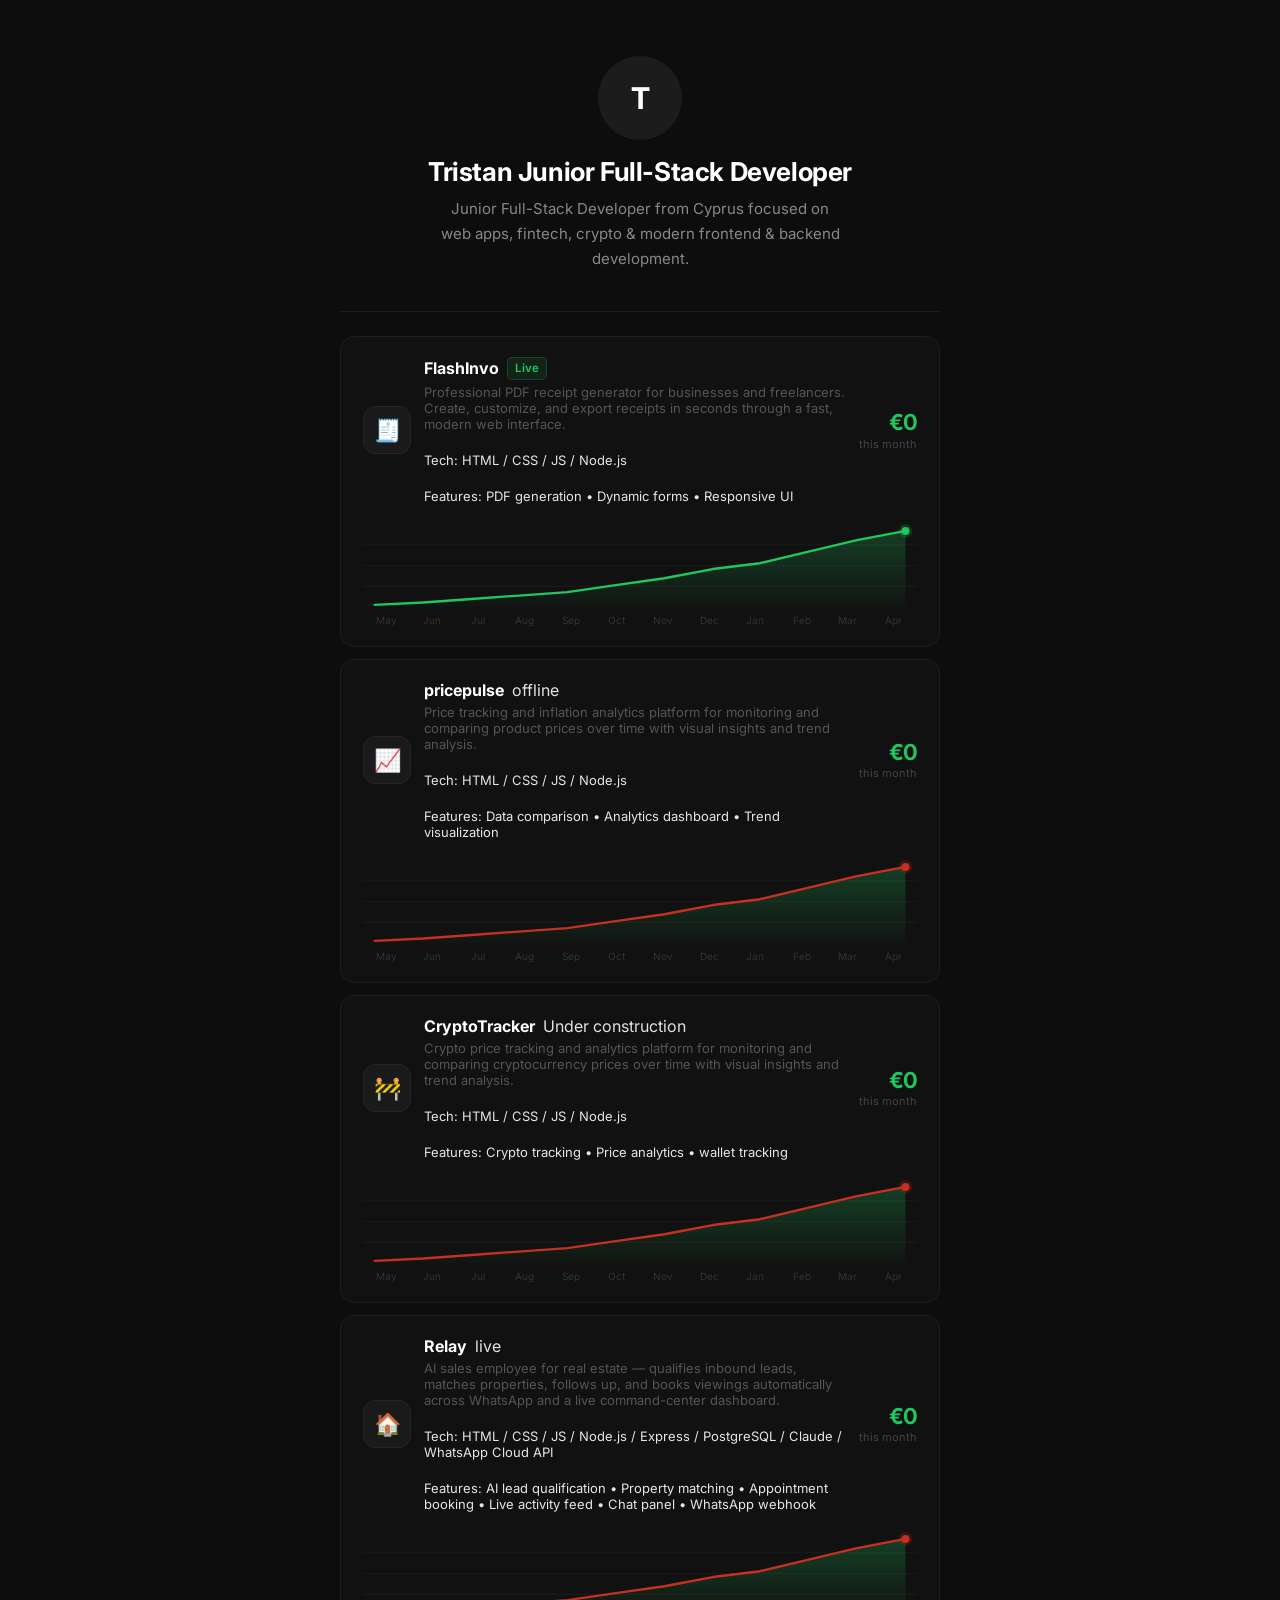
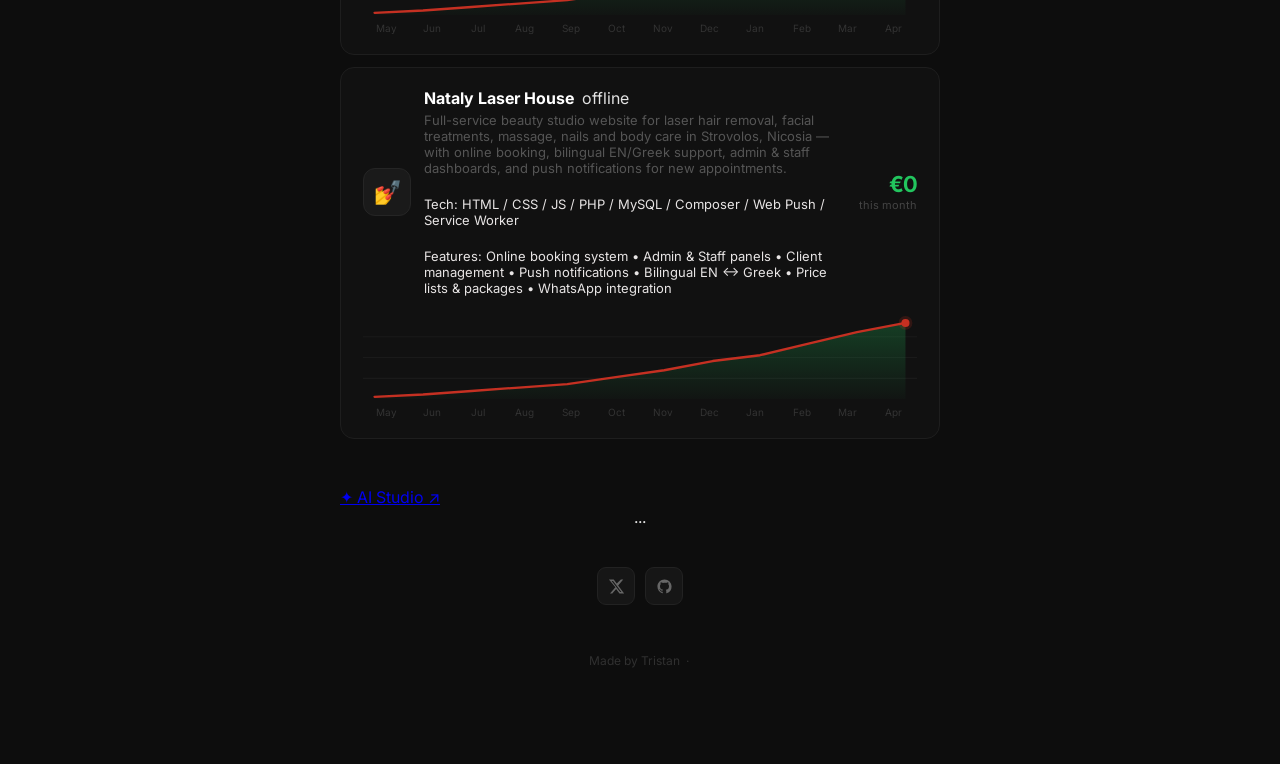
<file: index.html>
<!DOCTYPE html>
<html lang="en">
<head>
  <meta charset="UTF-8" />
  <meta name="viewport" content="width=device-width, initial-scale=1.0" />
  <title>Tristan</title>
  <link rel="preconnect" href="https://fonts.googleapis.com" />
  <link rel="preconnect" href="https://fonts.gstatic.com" crossorigin />
  <link rel="stylesheet" href="./pricepulse.html">
    <link rel="stylesheet" href="./pricepulse.css">
    <link rel="stylesheet" href="./Ai.html">
        <link rel="stylesheet" href="./index.css">
  <link href="https://fonts.googleapis.com/css2?family=Inter:ital,wght@0,400;0,500;0,600;0,700;1,400&display=swap" rel="stylesheet" />

</head>
<body>
  <div class="page">

    <!-- ── PROFILE ── -->
    <div class="profile">
      <!--
        PROFILE PICTURE:
        Option A – Replace the letter "T" with an <img> tag:
          <div class="avatar"><img src="your-photo.jpg" alt="Tristan" /></div>
        Option B – Keep initials placeholder (current)
      -->
      <div class="avatar">T</div>
      <h1 class="profile-name">Tristan Junior Full-Stack Developer</h1>
      <p class="profile-bio">Junior Full-Stack Developer from Cyprus focused on web apps, fintech, crypto & modern frontend & backend development.</p>
    </div>

    <div class="divider"></div>

    <!-- ── PROJECTS ──
      HOW TO ADD A PROJECT:
      1. Copy one <a class="project-card"> block.
      2. Set href to your project URL.
      3. Change the emoji in .project-logo (or swap with <img src="logo.png" />).
      4. Update .project-name, .project-desc.
      5. For revenue badge classes use:
           green  = live & earning
           indigo = still building
           amber  = acquired
           red    = discontinued
           gray   = free / no revenue
      6. For the chart bars (last 12 months, oldest → newest):
           default   = no data (dark)
           lit       = past months with revenue
           now       = current month (brightest)
         Set inline style="height: X%" where X is relative to your max revenue.
    -->
    <div class="projects">

      <!-- ══ FlashInvo — featured card ══ -->
      <a class="project-featured" href="https://flashinvo.com" target="_blank" rel="noopener noreferrer">

        <div class="feat-header">
          <div class="feat-logo">🧾</div>
          <div class="feat-info">
            <div class="feat-title-row">
              <span class="feat-name">FlashInvo</span>
              <span class="feat-badge">Live</span>
            </div>
            <div class="feat-desc">Professional PDF receipt generator for businesses and freelancers. Create, customize, and export receipts in seconds through a fast, modern web interface.</div>
                <br>
              <div class="feat-desc2">Tech: HTML / CSS / JS / Node.js</div>
              <br>
                  <div class="feat-desc2">Features: PDF generation • Dynamic forms • Responsive UI</div>
          </div>
          <div class="feat-stat">
            <div class="feat-stat-amount">€0</div>
            <div class="feat-stat-label">this month</div>
          </div>
        </div>

        <!-- Revenue chart: May 2025 → Apr 2026 -->
        <div class="feat-chart">
          <svg viewBox="0 0 480 72" preserveAspectRatio="none" xmlns="http://www.w3.org/2000/svg">
            <defs>
              <linearGradient id="revGrad" x1="0" y1="0" x2="0" y2="1">
                <stop offset="0%"  stop-color="#22c55e" stop-opacity="0.25"/>
                <stop offset="100%" stop-color="#22c55e" stop-opacity="0.02"/>
              </linearGradient>
            </defs>
            <!-- Grid lines -->
            <line x1="0" y1="18" x2="480" y2="18" stroke="#1a1a1a" stroke-width="1"/>
            <line x1="0" y1="36" x2="480" y2="36" stroke="#1a1a1a" stroke-width="1"/>
            <line x1="0" y1="54" x2="480" y2="54" stroke="#1a1a1a" stroke-width="1"/>
            <!-- Area fill -->
            <path d="M 10,70 L 52,68 L 94,65 L 135,62 L 177,59 L 219,53 L 261,47 L 303,39 L 344,34 L 386,24 L 428,14 L 470,6 L 470,72 L 10,72 Z"
                  fill="url(#revGrad)"/>
            <!-- Line -->
            <polyline points="10,70 52,68 94,65 135,62 177,59 219,53 261,47 303,39 344,34 386,24 428,14 470,6"
                      fill="none" stroke="#22c55e" stroke-width="2" stroke-linejoin="round" stroke-linecap="round"/>
            <!-- Latest dot -->
            <circle cx="470" cy="6" r="3.5" fill="#22c55e"/>
            <circle cx="470" cy="6" r="6" fill="#22c55e" fill-opacity="0.18"/>
          </svg>
          <div class="feat-months">
            <span>May</span><span>Jun</span><span>Jul</span><span>Aug</span>
            <span>Sep</span><span>Oct</span><span>Nov</span><span>Dec</span>
            <span>Jan</span><span>Feb</span><span>Mar</span><span>Apr</span>
          </div>
        </div>

      </a>

            <a class="project-featured" href="https://pricepulse-beryl.vercel.app/" target="_blank" rel="noopener noreferrer" alt="pricepulse">

        <div class="feat-header">
          <div class="feat-logo">📈</div>
          <div class="feat-info">
            <div class="feat-title-row">
              <span class="feat-name">pricepulse</span>
              <span class="feat-badge2">offline</span>
            </div>
            <div class="feat-desc">Price tracking and inflation analytics platform for monitoring and comparing product prices over time with visual insights and trend analysis. </div>
                          <br>
             <div class="feat-desc2">Tech: HTML / CSS / JS / Node.js</div>
                           <br>
             <div class="feat-desc2">Features: Data comparison • Analytics dashboard • Trend visualization</div>
          </div>
          <div class="feat-stat">
            <div class="feat-stat-amount">€0</div>
            <div class="feat-stat-label">this month</div>
          </div>
        </div>

        <!-- Revenue chart: May 2025 → Apr 2026 -->
        <div class="feat-chart">
          <svg viewBox="0 0 480 72" preserveAspectRatio="none" xmlns="http://www.w3.org/2000/svg">
            <defs>
              <linearGradient id="revGrad" x1="0" y1="0" x2="0" y2="1">
                <stop offset="0%"  stop-color="#c53022" stop-opacity="0.25"/>
                <stop offset="100%" stop-color="#c53022" stop-opacity="0.02"/>
              </linearGradient>
            </defs>
            <!-- Grid lines -->
            <line x1="0" y1="18" x2="480" y2="18" stroke="#1a1a1a" stroke-width="1"/>
            <line x1="0" y1="36" x2="480" y2="36" stroke="#1a1a1a" stroke-width="1"/>
            <line x1="0" y1="54" x2="480" y2="54" stroke="#1a1a1a" stroke-width="1"/>
            <!-- Area fill -->
            <path d="M 10,70 L 52,68 L 94,65 L 135,62 L 177,59 L 219,53 L 261,47 L 303,39 L 344,34 L 386,24 L 428,14 L 470,6 L 470,72 L 10,72 Z"
                  fill="url(#revGrad)"/>
            <!-- Line -->
            <polyline points="10,70 52,68 94,65 135,62 177,59 219,53 261,47 303,39 344,34 386,24 428,14 470,6"
                      fill="none" stroke="#c53022" stroke-width="2" stroke-linejoin="round" stroke-linecap="round"/>
            <!-- Latest dot -->
            <circle cx="470" cy="6" r="3.5" fill="#c53022"/>
            <circle cx="470" cy="6" r="6" fill="#c53022" fill-opacity="0.18"/>
          </svg>
          <div class="feat-months">
            <span>May</span><span>Jun</span><span>Jul</span><span>Aug</span>
            <span>Sep</span><span>Oct</span><span>Nov</span><span>Dec</span>
            <span>Jan</span><span>Feb</span><span>Mar</span><span>Apr</span>
          </div>
        </div>

      </a>

      <a class="project-featured" href="https://crypto-dashboard-wc3h-pybedx0lk-ttks-projects-31948ae6.vercel.app/" target="_blank" rel="noopener noreferrer" alt="CryptoTracker">

        <div class="feat-header">
          <div class="feat-logo">🚧</div>
          <div class="feat-info">
            <div class="feat-title-row">
              <span class="feat-name">CryptoTracker</span>
              <span class="feat-badge2">Under construction</span>
            </div>
            <div class="feat-desc">Crypto price tracking and analytics platform for monitoring and comparing cryptocurrency prices over time with visual insights and trend analysis. </div>
                          <br>
             <div class="feat-desc2">Tech: HTML / CSS / JS / Node.js</div>
                           <br>
             <div class="feat-desc2">Features: Crypto tracking • Price analytics • wallet tracking</div>
          </div>
          <div class="feat-stat">
            <div class="feat-stat-amount">€0</div>
            <div class="feat-stat-label">this month</div>
          </div>
        </div>

        <!-- Revenue chart: May 2025 → Apr 2026 -->
        <div class="feat-chart">
          <svg viewBox="0 0 480 72" preserveAspectRatio="none" xmlns="http://www.w3.org/2000/svg">
            <defs>
              <linearGradient id="revGrad" x1="0" y1="0" x2="0" y2="1">
                <stop offset="0%"  stop-color="#c53022" stop-opacity="0.25"/>
                <stop offset="100%" stop-color="#c53022" stop-opacity="0.02"/>
              </linearGradient>
            </defs>
            <!-- Grid lines -->
            <line x1="0" y1="18" x2="480" y2="18" stroke="#1a1a1a" stroke-width="1"/>
            <line x1="0" y1="36" x2="480" y2="36" stroke="#1a1a1a" stroke-width="1"/>
            <line x1="0" y1="54" x2="480" y2="54" stroke="#1a1a1a" stroke-width="1"/>
            <!-- Area fill -->
            <path d="M 10,70 L 52,68 L 94,65 L 135,62 L 177,59 L 219,53 L 261,47 L 303,39 L 344,34 L 386,24 L 428,14 L 470,6 L 470,72 L 10,72 Z"
                  fill="url(#revGrad)"/>
            <!-- Line -->
            <polyline points="10,70 52,68 94,65 135,62 177,59 219,53 261,47 303,39 344,34 386,24 428,14 470,6"
                      fill="none" stroke="#c53022" stroke-width="2" stroke-linejoin="round" stroke-linecap="round"/>
            <!-- Latest dot -->
            <circle cx="470" cy="6" r="3.5" fill="#c53022"/>
            <circle cx="470" cy="6" r="6" fill="#c53022" fill-opacity="0.18"/>
          </svg>
          <div class="feat-months">
            <span>May</span><span>Jun</span><span>Jul</span><span>Aug</span>
            <span>Sep</span><span>Oct</span><span>Nov</span><span>Dec</span>
            <span>Jan</span><span>Feb</span><span>Mar</span><span>Apr</span>
          </div>
        </div>

      </a>


      <a class="project-featured" href="https://relay-realestate.vercel.app/" target="_blank" rel="noopener noreferrer" alt="relay">

  <div class="feat-header">
    <div class="feat-logo">🏠</div>
    <div class="feat-info">
      <div class="feat-title-row">
        <span class="feat-name">Relay</span>
        <span class="feat-badge2">live</span>
      </div>
      <div class="feat-desc">AI sales employee for real estate — qualifies inbound leads, matches properties, follows up, and books viewings automatically across WhatsApp and a live command-center dashboard.</div>
      <br>
      <div class="feat-desc2">Tech: HTML / CSS / JS / Node.js / Express / PostgreSQL / Claude / WhatsApp Cloud API</div>
      <br>
      <div class="feat-desc2">Features: AI lead qualification • Property matching • Appointment booking • Live activity feed • Chat panel • WhatsApp webhook</div>
    </div>
    <div class="feat-stat">
      <div class="feat-stat-amount">€0</div>
      <div class="feat-stat-label">this month</div>
    </div>
  </div>

  <!-- Revenue chart: May 2025 → Apr 2026 -->
  <div class="feat-chart">
    <svg viewBox="0 0 480 72" preserveAspectRatio="none" xmlns="http://www.w3.org/2000/svg">
      <defs>
        <linearGradient id="revGrad" x1="0" y1="0" x2="0" y2="1">
          <stop offset="0%"  stop-color="#c53022" stop-opacity="0.25"/>
          <stop offset="100%" stop-color="#c53022" stop-opacity="0.02"/>
        </linearGradient>
      </defs>
      <line x1="0" y1="18" x2="480" y2="18" stroke="#1a1a1a" stroke-width="1"/>
      <line x1="0" y1="36" x2="480" y2="36" stroke="#1a1a1a" stroke-width="1"/>
      <line x1="0" y1="54" x2="480" y2="54" stroke="#1a1a1a" stroke-width="1"/>
      <path d="M 10,70 L 52,68 L 94,65 L 135,62 L 177,59 L 219,53 L 261,47 L 303,39 L 344,34 L 386,24 L 428,14 L 470,6 L 470,72 L 10,72 Z"
            fill="url(#revGrad)"/>
      <polyline points="10,70 52,68 94,65 135,62 177,59 219,53 261,47 303,39 344,34 386,24 428,14 470,6"
                fill="none" stroke="#c53022" stroke-width="2" stroke-linejoin="round" stroke-linecap="round"/>
      <circle cx="470" cy="6" r="3.5" fill="#c53022"/>
      <circle cx="470" cy="6" r="6" fill="#c53022" fill-opacity="0.18"/>
    </svg>
    <div class="feat-months">
      <span>May</span><span>Jun</span><span>Jul</span><span>Aug</span>
      <span>Sep</span><span>Oct</span><span>Nov</span><span>Dec</span>
      <span>Jan</span><span>Feb</span><span>Mar</span><span>Apr</span>
    </div>
  </div>

</a>

      <a class="project-featured" href="https://nailsalone1.vercel.app/" target="_blank" rel="noopener noreferrer" alt="nailsalone1">

<div class="feat-header">
  <div class="feat-logo">💅</div>
  <div class="feat-info">
    <div class="feat-title-row">
      <span class="feat-name">Nataly Laser House</span>
      <span class="feat-badge2">offline</span>
    </div>
    <div class="feat-desc">
      Full-service beauty studio website for laser hair removal, facial treatments, massage, nails and body care in Strovolos, Nicosia — with online booking, bilingual EN/Greek support, admin & staff dashboards, and push notifications for new appointments.
    </div>
    <br>
    <div class="feat-desc2">
      Tech: HTML / CSS / JS / PHP / MySQL / Composer / Web Push / Service Worker
    </div>
    <br>
    <div class="feat-desc2">
      Features: Online booking system • Admin & Staff panels • Client management • Push notifications • Bilingual EN ↔ Greek • Price lists & packages • WhatsApp integration
    </div>
  </div>
  <div class="feat-stat">
    <div class="feat-stat-amount">€0</div>
    <div class="feat-stat-label">this month</div>
  </div>
</div>

  <!-- Revenue chart: May 2025 → Apr 2026 -->
  <div class="feat-chart">
    <svg viewBox="0 0 480 72" preserveAspectRatio="none" xmlns="http://www.w3.org/2000/svg">
      <defs>
        <linearGradient id="revGrad" x1="0" y1="0" x2="0" y2="1">
          <stop offset="0%"  stop-color="#c53022" stop-opacity="0.25"/>
          <stop offset="100%" stop-color="#c53022" stop-opacity="0.02"/>
        </linearGradient>
      </defs>
      <line x1="0" y1="18" x2="480" y2="18" stroke="#1a1a1a" stroke-width="1"/>
      <line x1="0" y1="36" x2="480" y2="36" stroke="#1a1a1a" stroke-width="1"/>
      <line x1="0" y1="54" x2="480" y2="54" stroke="#1a1a1a" stroke-width="1"/>
      <path d="M 10,70 L 52,68 L 94,65 L 135,62 L 177,59 L 219,53 L 261,47 L 303,39 L 344,34 L 386,24 L 428,14 L 470,6 L 470,72 L 10,72 Z"
            fill="url(#revGrad)"/>
      <polyline points="10,70 52,68 94,65 135,62 177,59 219,53 261,47 303,39 344,34 386,24 428,14 470,6"
                fill="none" stroke="#c53022" stroke-width="2" stroke-linejoin="round" stroke-linecap="round"/>
      <circle cx="470" cy="6" r="3.5" fill="#c53022"/>
      <circle cx="470" cy="6" r="6" fill="#c53022" fill-opacity="0.18"/>
    </svg>
    <div class="feat-months">
      <span>May</span><span>Jun</span><span>Jul</span><span>Aug</span>
      <span>Sep</span><span>Oct</span><span>Nov</span><span>Dec</span>
      <span>Jan</span><span>Feb</span><span>Mar</span><span>Apr</span>
    </div>
  </div>

</a>

    </div>


    <div class="page">

  <div class="top-nav">
    <a href="Ai.html" class="ai-studio-link">
      <span>✦</span>
      AI Studio
      <span>↗</span>
    </a>
  </div>

  <!-- PROFILE -->
  <div class="profile">
    ...
  </div>
  
    <!-- ── SOCIALS ── -->
    <div class="socials">

      <!-- X / Twitter -->
      <a class="social-btn" href="https://x.com/CTK__7" target="_blank" rel="noopener noreferrer" title="X (Twitter)">
        <svg viewBox="0 0 24 24" xmlns="http://www.w3.org/2000/svg">
          <path d="M18.244 2.25h3.308l-7.227 8.26 8.502 11.24H16.17l-4.714-6.231-5.401 6.231H2.748l7.73-8.835L1.254 2.25H8.08l4.253 5.622zm-1.161 17.52h1.833L7.084 4.126H5.117z"/>
        </svg>
      </a>

      
      <a class="social-btn" href="https://github.com/TTKcorp1" target="_blank" rel="noopener noreferrer" title="GitHub">
        <svg viewBox="0 0 24 24" xmlns="http://www.w3.org/2000/svg">
          <path d="M12 2C6.477 2 2 6.484 2 12.017c0 4.425 2.865 8.18 6.839 9.504.5.092.682-.217.682-.483 0-.237-.008-.868-.013-1.703-2.782.605-3.369-1.343-3.369-1.343-.454-1.158-1.11-1.466-1.11-1.466-.908-.62.069-.608.069-.608 1.003.07 1.531 1.032 1.531 1.032.892 1.53 2.341 1.088 2.91.832.092-.647.35-1.088.636-1.338-2.22-.253-4.555-1.113-4.555-4.951 0-1.093.39-1.988 1.029-2.688-.103-.253-.446-1.272.098-2.65 0 0 .84-.27 2.75 1.026A9.564 9.564 0 0112 6.844c.85.004 1.705.115 2.504.337 1.909-1.296 2.747-1.027 2.747-1.027.546 1.379.202 2.398.1 2.651.64.7 1.028 1.595 1.028 2.688 0 3.848-2.339 4.695-4.566 4.943.359.309.678.92.678 1.855 0 1.338-.012 2.419-.012 2.747 0 .268.18.58.688.482A10.019 10.019 0 0022 12.017C22 6.484 17.522 2 12 2z"/>
        </svg>
      </a>
      

      <!-- LinkedIn — uncomment and fill in your URL:
      <a class="social-btn" href="https://linkedin.com/in/YOUR_HANDLE" target="_blank" rel="noopener noreferrer" title="LinkedIn">
        <svg viewBox="0 0 24 24" xmlns="http://www.w3.org/2000/svg">
          <path d="M20.447 20.452h-3.554v-5.569c0-1.328-.027-3.037-1.852-3.037-1.853 0-2.136 1.445-2.136 2.939v5.667H9.351V9h3.414v1.561h.046c.477-.9 1.637-1.85 3.37-1.85 3.601 0 4.267 2.37 4.267 5.455v6.286zM5.337 7.433a2.062 2.062 0 01-2.063-2.065 2.064 2.064 0 112.063 2.065zm1.782 13.019H3.555V9h3.564v11.452zM22.225 0H1.771C.792 0 0 .774 0 1.729v20.542C0 23.227.792 24 1.771 24h20.451C23.2 24 24 23.227 24 22.271V1.729C24 .774 23.2 0 22.222 0h.003z"/>
        </svg>
      </a>
      -->

    </div>

    <!-- ── FOOTER ── -->
    <div class="footer">
      Made by Tristan &nbsp;·&nbsp; 
    </div>

  </div>
</body>
</html>
</file>
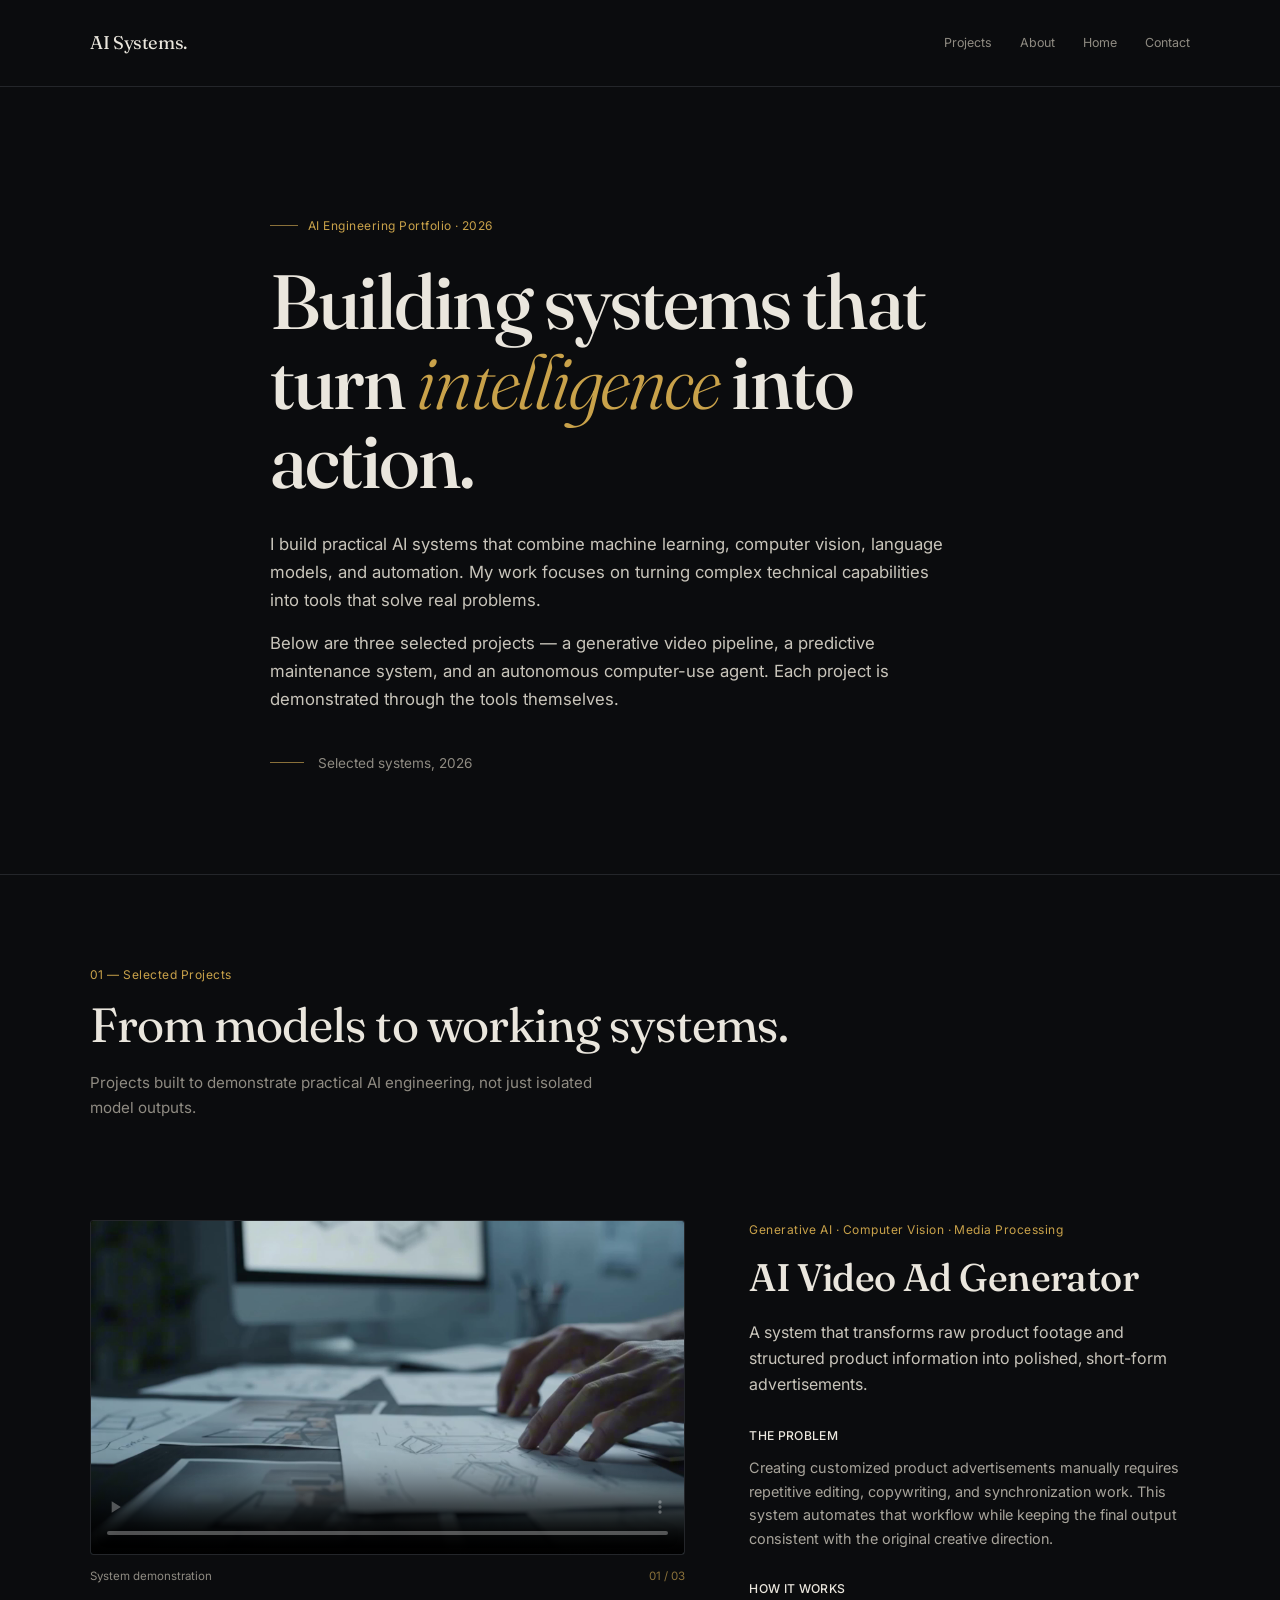
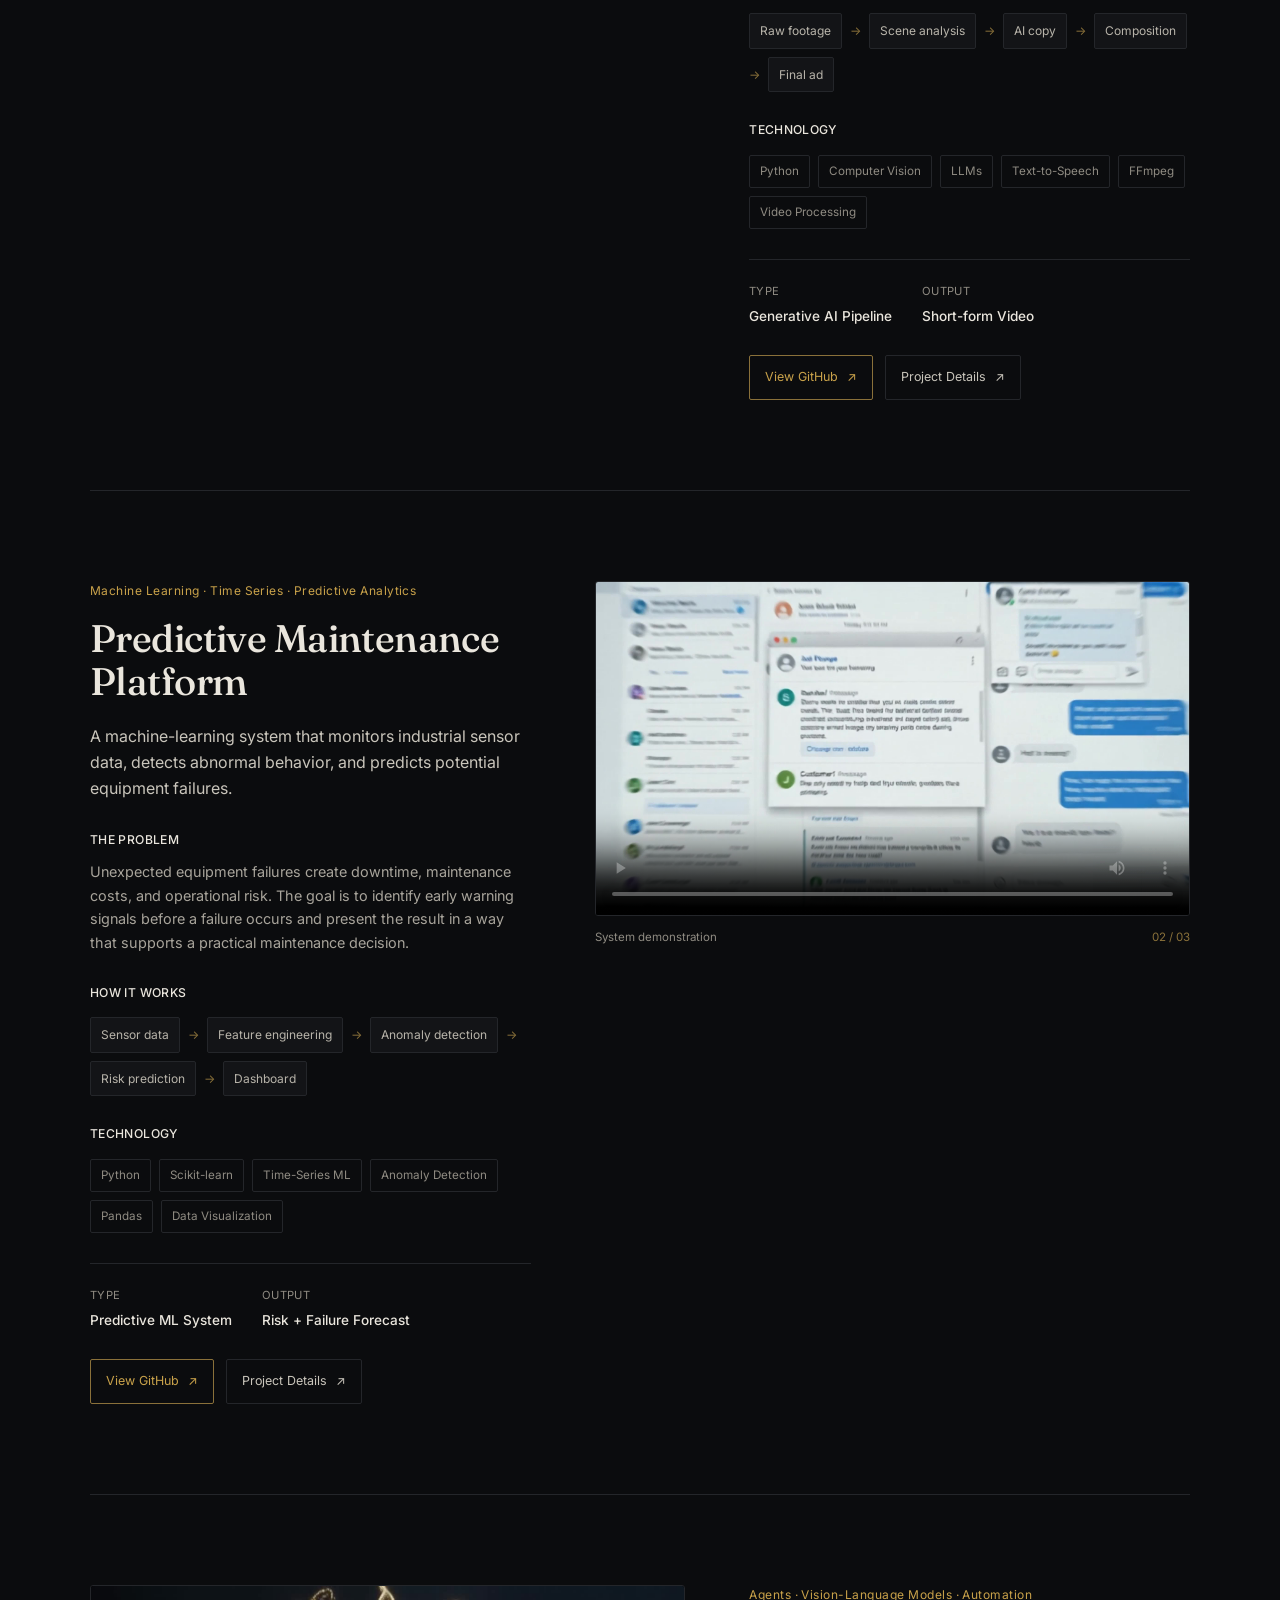
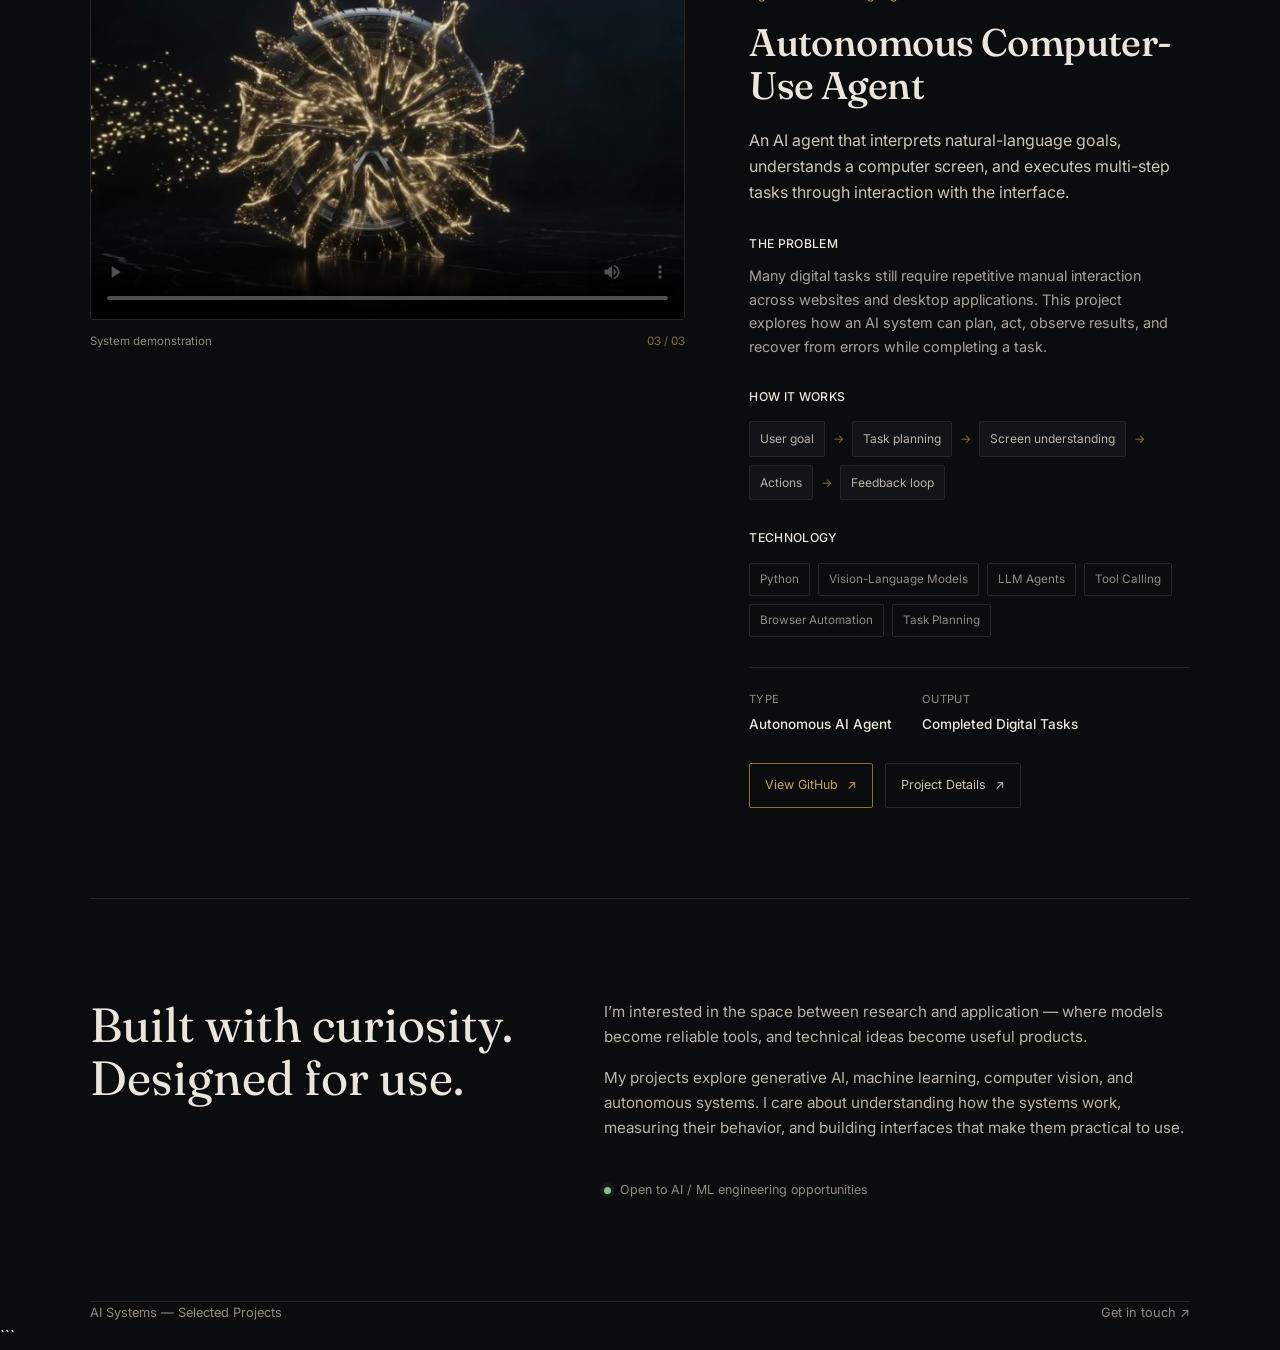
<file: Ai.html>
<!DOCTYPE html>
<html lang="en">
<head>
  <meta charset="UTF-8">
  <meta name="viewport" content="width=device-width, initial-scale=1.0">

  <title>AI Systems — Selected Projects</title>

  <link rel="preconnect" href="https://fonts.googleapis.com">
  <link rel="preconnect" href="https://fonts.gstatic.com" crossorigin>
  <link href="https://fonts.googleapis.com/css2?family=Fraunces:opsz,wght@9..144,300;9..144,400;9..144,500;9..144,600&family=Inter:wght@400;500;600&display=swap" rel="stylesheet">

  <link rel="stylesheet" href="ai.css">
</head>

<body>

  <nav>
    <div class="wrap nav-inner">
      <a href="#" class="brand">AI Systems.</a>

      <div class="nav-links">
        <a href="#projects">Projects</a>
        <a href="#about">About</a>
       <a href="./index.html">Home</a>
        <a href="mailto:your.email@example.com">Contact</a>
      </div>
    </div>
  </nav>


  <header class="hero">
    <div class="wrap hero-inner">

      <span class="eyebrow">AI Engineering Portfolio · 2026</span>

      <h1>
        Building systems that turn
        <em>intelligence</em>
        into action.
      </h1>

      <p>
        I build practical AI systems that combine machine learning,
        computer vision, language models, and automation.
        My work focuses on turning complex technical capabilities
        into tools that solve real problems.
      </p>

      <p>
        Below are three selected projects — a generative video
        pipeline, a predictive maintenance system, and an
        autonomous computer-use agent. Each project is
        demonstrated through the tools themselves.
      </p>

      <div class="hero-signoff">
        Selected systems, 2026
      </div>

    </div>
  </header>


  <main class="wrap" id="projects">

    <div class="section-heading">
      <span class="label">01 — Selected Projects</span>
      <h2>From models to working systems.</h2>
      <p>
        Projects built to demonstrate practical AI engineering,
        not just isolated model outputs.
      </p>
    </div>


    <!-- PROJECT 1 -->
    <section class="project">

      <div class="project-media">
        <video controls preload="metadata" poster="poster/0903.jpg">
          <source src="videos/0903.mp4" type="video/mp4">
          Your browser does not support the video tag.
        </video>

        <div class="media-label">
          <span>System demonstration</span>
          <span>01 / 03</span>
        </div>
      </div>

      <div class="project-copy">

        <span class="tag">Generative AI · Computer Vision · Media Processing</span>

        <h3>AI Video Ad Generator</h3>

        <p class="intro">
          A system that transforms raw product footage and
          structured product information into polished,
          short-form advertisements.
        </p>

        <h4>The problem</h4>

        <p>
          Creating customized product advertisements manually
          requires repetitive editing, copywriting, and
          synchronization work. This system automates that
          workflow while keeping the final output consistent
          with the original creative direction.
        </p>

        <h4>How it works</h4>

        <div class="pipeline">
          <span class="pipeline-step">Raw footage</span>
          <span class="pipeline-arrow">→</span>
          <span class="pipeline-step">Scene analysis</span>
          <span class="pipeline-arrow">→</span>
          <span class="pipeline-step">AI copy</span>
          <span class="pipeline-arrow">→</span>
          <span class="pipeline-step">Composition</span>
          <span class="pipeline-arrow">→</span>
          <span class="pipeline-step">Final ad</span>
        </div>

        <h4>Technology</h4>

        <div class="tech-list">
          <span class="tech">Python</span>
          <span class="tech">Computer Vision</span>
          <span class="tech">LLMs</span>
          <span class="tech">Text-to-Speech</span>
          <span class="tech">FFmpeg</span>
          <span class="tech">Video Processing</span>
        </div>

        <div class="project-meta">
          <span>
            <b>Type</b>
            <strong>Generative AI Pipeline</strong>
          </span>

          <span>
            <b>Output</b>
            <strong>Short-form Video</strong>
          </span>
        </div>

        <div class="project-links">
          <a href="#" class="btn primary">
            View GitHub <span>↗</span>
          </a>

          <a href="#" class="btn">
            Project Details <span>↗</span>
          </a>
        </div>

      </div>
    </section>


    <!-- PROJECT 2 -->
    <section class="project reverse">

      <div class="project-media">
        <video controls preload="metadata" poster="poster/0913.jpg">
          <source src="videos/0913.mp4" type="video/mp4">
          Your browser does not support the video tag.
        </video>

        <div class="media-label">
          <span>System demonstration</span>
          <span>02 / 03</span>
        </div>
      </div>

      <div class="project-copy">

        <span class="tag">Machine Learning · Time Series · Predictive Analytics</span>

        <h3>Predictive Maintenance Platform</h3>

        <p class="intro">
          A machine-learning system that monitors industrial
          sensor data, detects abnormal behavior, and predicts
          potential equipment failures.
        </p>

        <h4>The problem</h4>

        <p>
          Unexpected equipment failures create downtime,
          maintenance costs, and operational risk. The goal
          is to identify early warning signals before a failure
          occurs and present the result in a way that supports
          a practical maintenance decision.
        </p>

        <h4>How it works</h4>

        <div class="pipeline">
          <span class="pipeline-step">Sensor data</span>
          <span class="pipeline-arrow">→</span>
          <span class="pipeline-step">Feature engineering</span>
          <span class="pipeline-arrow">→</span>
          <span class="pipeline-step">Anomaly detection</span>
          <span class="pipeline-arrow">→</span>
          <span class="pipeline-step">Risk prediction</span>
          <span class="pipeline-arrow">→</span>
          <span class="pipeline-step">Dashboard</span>
        </div>

        <h4>Technology</h4>

        <div class="tech-list">
          <span class="tech">Python</span>
          <span class="tech">Scikit-learn</span>
          <span class="tech">Time-Series ML</span>
          <span class="tech">Anomaly Detection</span>
          <span class="tech">Pandas</span>
          <span class="tech">Data Visualization</span>
        </div>

        <div class="project-meta">
          <span>
            <b>Type</b>
            <strong>Predictive ML System</strong>
          </span>

          <span>
            <b>Output</b>
            <strong>Risk + Failure Forecast</strong>
          </span>
        </div>

        <div class="project-links">
          <a href="#" class="btn primary">
            View GitHub <span>↗</span>
          </a>

          <a href="#" class="btn">
            Project Details <span>↗</span>
          </a>
        </div>

      </div>
    </section>


    <!-- PROJECT 3 -->
    <section class="project">

      <div class="project-media">
        <video controls preload="metadata" poster="poster/BYD.jpg">
          <source src="videos/BYD.mp4" type="video/mp4">
          Your browser does not support the video tag.
        </video>

        <div class="media-label">
          <span>System demonstration</span>
          <span>03 / 03</span>
        </div>
      </div>

      <div class="project-copy">

        <span class="tag">Agents · Vision-Language Models · Automation</span>

        <h3>Autonomous Computer-Use Agent</h3>

        <p class="intro">
          An AI agent that interprets natural-language goals,
          understands a computer screen, and executes
          multi-step tasks through interaction with the interface.
        </p>

        <h4>The problem</h4>

        <p>
          Many digital tasks still require repetitive manual
          interaction across websites and desktop applications.
          This project explores how an AI system can plan,
          act, observe results, and recover from errors while
          completing a task.
        </p>

        <h4>How it works</h4>

        <div class="pipeline">
          <span class="pipeline-step">User goal</span>
          <span class="pipeline-arrow">→</span>
          <span class="pipeline-step">Task planning</span>
          <span class="pipeline-arrow">→</span>
          <span class="pipeline-step">Screen understanding</span>
          <span class="pipeline-arrow">→</span>
          <span class="pipeline-step">Actions</span>
          <span class="pipeline-arrow">→</span>
          <span class="pipeline-step">Feedback loop</span>
        </div>

        <h4>Technology</h4>

        <div class="tech-list">
          <span class="tech">Python</span>
          <span class="tech">Vision-Language Models</span>
          <span class="tech">LLM Agents</span>
          <span class="tech">Tool Calling</span>
          <span class="tech">Browser Automation</span>
          <span class="tech">Task Planning</span>
        </div>

        <div class="project-meta">
          <span>
            <b>Type</b>
            <strong>Autonomous AI Agent</strong>
          </span>

          <span>
            <b>Output</b>
            <strong>Completed Digital Tasks</strong>
          </span>
        </div>

        <div class="project-links">
          <a href="#" class="btn primary">
            View GitHub <span>↗</span>
          </a>

          <a href="#" class="btn">
            Project Details <span>↗</span>
          </a>
        </div>

      </div>
    </section>


    <!-- ABOUT -->
    <section class="about" id="about">

      <div>
        <h2>Built with curiosity.<br>Designed for use.</h2>
      </div>

      <div class="about-copy">

        <p>
          I’m interested in the space between research and
          application — where models become reliable tools,
          and technical ideas become useful products.
        </p>

        <p>
          My projects explore generative AI, machine learning,
          computer vision, and autonomous systems. I care about
          understanding how the systems work, measuring their
          behavior, and building interfaces that make them
          practical to use.
        </p>

        <div class="availability">
          Open to AI / ML engineering opportunities
        </div>

      </div>
    </section>

  </main>


  <footer class="wrap">
    <span>AI Systems — Selected Projects</span>
    <span>
      <a href="mailto:your.email@example.com">Get in touch ↗</a>
    </span>
  </footer>

</body>
</html>
```
</file>
<file: pricepulse.css>
:root {
  --bg-1: #091018;
  --bg-2: #0e1824;
  --surface-1: #131f2e;
  --surface-2: #1a2a3f;
  --surface-3: #21344e;
  --text-main: #ebf4ff;
  --text-soft: #b9c8da;
  --accent: #1ecf8f;
  --accent-2: #36e2a9;
  --danger: #ff7c85;
  --line: #304660;
  --shadow: 0 14px 40px rgba(0, 0, 0, 0.35);
}

* {
  margin: 0;
  padding: 0;
  box-sizing: border-box;
}

html {
  scroll-behavior: smooth;
}

body {
  font-family: "Manrope", sans-serif;
  color: var(--text-main);
  background:
    radial-gradient(circle at 85% -10%, #2f6da5 0%, transparent 40%),
    radial-gradient(circle at 0% 30%, #1f4e75 0%, transparent 48%),
    linear-gradient(180deg, var(--bg-2), var(--bg-1));
  min-height: 100vh;
}

.container {
  width: min(1120px, 92%);
  margin: 0 auto;
}

.site-header {
  position: sticky;
  top: 0;
  z-index: 50;
  backdrop-filter: blur(8px);
  background: rgba(8, 15, 24, 0.85);
  border-bottom: 1px solid rgba(88, 121, 154, 0.28);
}

.nav-wrap {
  min-height: 76px;
  display: flex;
  align-items: center;
  justify-content: space-between;
  gap: 0.8rem;
}

.header-actions {
  display: flex;
  align-items: center;
  gap: 0.6rem;
}

.logo {
  font-size: clamp(1.35rem, 4vw, 1.75rem);
  font-weight: 800;
  letter-spacing: -0.02em;
  color: #f2fbff;
}

.hero {
  padding: clamp(4rem, 10vw, 6.6rem) 0 clamp(3rem, 8vw, 4.5rem);
  text-align: center;
}

.hero h1 {
  margin: 0 auto 0.8rem;
  max-width: 760px;
  font-size: clamp(1.9rem, 6.5vw, 3.35rem);
  line-height: 1.08;
  letter-spacing: -0.03em;
}

.tagline {
  color: var(--text-soft);
  font-weight: 500;
  margin-bottom: 1.6rem;
  font-size: clamp(0.95rem, 3vw, 1.2rem);
}

.btn-primary,
.btn-secondary,
.buy-btn,
.action-btn,
.submit-btn,
.filter-btn,
#save-price-btn,
#cancel-btn {
  border: 1px solid transparent;
  border-radius: 12px;
  transition: transform 0.2s ease, background-color 0.2s ease, border-color 0.2s ease, opacity 0.2s ease;
}

.btn-primary {
  display: inline-flex;
  align-items: center;
  justify-content: center;
  text-decoration: none;
  padding: 0.85rem 1.3rem;
  color: #042a1f;
  background: linear-gradient(135deg, var(--accent), var(--accent-2));
  font-weight: 700;
  box-shadow: var(--shadow);
}

.btn-secondary {
  text-decoration: none;
  color: var(--text-main);
  border: 1px solid var(--line);
  padding: 0.6rem 0.95rem;
  background: rgba(17, 30, 45, 0.8);
}

.buy-btn {
  text-decoration: none;
  color: #0d1b2d;
  font-weight: 800;
  font-size: 0.88rem;
  padding: 0.62rem 0.88rem;
  background: #ffd35f;
  border-color: #ffd35f;
}

.dashboard {
  padding: 0 0 4.5rem;
}

.home-arrow {
  display: inline-flex;
  align-items: center;
  text-decoration: none;
  color: var(--text-main);
  border: 1px solid var(--line);
  border-radius: 10px;
  background: rgba(16, 28, 42, 0.9);
  padding: 0.46rem 0.75rem;
  margin-bottom: 0.9rem;
  font-weight: 700;
}

.dashboard h2 {
  font-size: clamp(1.35rem, 4vw, 2rem);
  margin-bottom: 0.4rem;
}

.subtitle {
  color: var(--text-soft);
  margin-bottom: 1.3rem;
}

.controls,
.action-bar {
  display: grid;
  gap: 0.68rem;
  margin-bottom: 1rem;
}

.controls {
  grid-template-columns: 1fr;
}

select {
  width: 100%;
  min-height: 46px;
  background: var(--surface-1);
  color: var(--text-main);
  border: 1px solid var(--line);
  border-radius: 12px;
  padding: 0 0.85rem;
  font-size: 0.98rem;
}

.action-bar {
  grid-template-columns: repeat(2, minmax(0, 1fr));
}

.filter-btn,
.action-btn,
.submit-btn {
  min-height: 42px;
  font-weight: 700;
  cursor: pointer;
  border: 1px solid var(--line);
  background: var(--surface-1);
  color: var(--text-main);
}

.filter-btn.active {
  background: var(--surface-3);
  border-color: #5f84aa;
}

.submit-btn {
  color: #03271d;
  background: linear-gradient(135deg, var(--accent), var(--accent-2));
  border-color: transparent;
}

.results-table,
.chart-section {
  border: 1px solid rgba(93, 130, 167, 0.4);
  border-radius: 16px;
  background: linear-gradient(180deg, rgba(23, 38, 57, 0.96), rgba(18, 31, 47, 0.95));
  box-shadow: var(--shadow);
}

.results-table {
  overflow: auto;
  margin: 0.8rem 0 1.2rem;
}

.results-table table {
  width: 100%;
  min-width: 760px;
  border-collapse: collapse;
}

th,
td {
  text-align: left;
  padding: 0.85rem 0.9rem;
  border-bottom: 1px solid rgba(92, 129, 164, 0.24);
  vertical-align: top;
}

th {
  font-size: 0.79rem;
  text-transform: uppercase;
  letter-spacing: 0.06em;
  color: var(--text-soft);
  background: rgba(25, 42, 62, 0.95);
}

.shop {
  font-weight: 700;
}

.price {
  font-weight: 800;
  color: var(--accent-2);
}

.pros {
  color: #8ae5bd;
}

.cons {
  color: #ff9ca3;
}

.conclusion {
  color: #dce9f8;
}

.empty-state,
.loading {
  padding: 1.2rem;
  color: var(--text-soft);
}

.loading {
  animation: pulse 1s infinite ease-in-out;
}

@keyframes pulse {
  0%,
  100% { opacity: 0.45; }
  50% { opacity: 1; }
}

.chart-section {
  padding: 1rem;
  max-height: 220px;
}

.chart-section h3 {
  margin-bottom: 0.7rem;
}

#priceChart {
  width: 100%;
  height: 120px !important;
  min-height: 120px;
  max-height: 120px;
}

.last-updated {
  margin-top: 0.9rem;
  color: var(--text-soft);
  font-size: 0.9rem;
}

.modal {
  position: fixed;
  inset: 0;
  display: none;
  align-items: center;
  justify-content: center;
  background: rgba(5, 10, 16, 0.76);
  padding: 1rem;
}

.modal.show {
  display: flex;
}

.modal-content {
  width: min(440px, 100%);
  background: linear-gradient(180deg, #16263a, #122133);
  border: 1px solid rgba(102, 140, 176, 0.4);
  border-radius: 14px;
  padding: 1rem;
  position: relative;
}

.modal-content h3 {
  margin-bottom: 0.7rem;
}

.modal-content input,
.modal-content textarea {
  width: 100%;
  border-radius: 10px;
  border: 1px solid var(--line);
  background: #0f1d2d;
  color: var(--text-main);
  padding: 0.7rem 0.75rem;
  margin-bottom: 0.66rem;
  font-family: inherit;
}

.modal-content textarea {
  min-height: 80px;
  resize: vertical;
}

#save-price-btn,
#cancel-btn {
  width: 100%;
  min-height: 42px;
  font-weight: 700;
  cursor: pointer;
}

#save-price-btn {
  background: linear-gradient(135deg, var(--accent), var(--accent-2));
  color: #03271d;
}

#cancel-btn {
  margin-top: 0.5rem;
  background: #243a55;
  color: var(--text-main);
}

.icon-btn {
  position: absolute;
  top: 0.65rem;
  right: 0.65rem;
  width: 32px;
  height: 32px;
  border-radius: 8px;
  border: 1px solid var(--line);
  background: #23364f;
  color: var(--text-main);
  font-weight: 700;
  cursor: pointer;
}

.toast {
  position: fixed;
  right: 1rem;
  bottom: 1rem;
  max-width: 320px;
  border-radius: 10px;
  padding: 0.75rem 0.9rem;
  background: rgba(10, 20, 32, 0.95);
  border: 1px solid rgba(106, 144, 178, 0.65);
  opacity: 0;
  transform: translateY(10px);
  pointer-events: none;
  transition: opacity 0.2s ease, transform 0.2s ease;
}

.toast.show {
  opacity: 1;
  transform: translateY(0);
}

footer {
  border-top: 1px solid rgba(88, 121, 154, 0.28);
  padding: 1.3rem 0 2.2rem;
  text-align: center;
}

footer p {
  color: var(--text-soft);
  margin-bottom: 0.7rem;
}

.footer-home {
  display: inline-block;
  margin-right: 0.55rem;
}

.footer-buy {
  display: inline-block;
}

.sr-only {
  position: absolute;
  width: 1px;
  height: 1px;
  padding: 0;
  margin: -1px;
  overflow: hidden;
  clip: rect(0, 0, 0, 0);
  white-space: nowrap;
  border: 0;
}

button:disabled {
  opacity: 0.7;
  cursor: not-allowed;
}

.btn-primary:hover,
.btn-secondary:hover,
.buy-btn:hover,
.home-arrow:hover,
.action-btn:hover,
.submit-btn:hover,
.filter-btn:hover,
#save-price-btn:hover,
#cancel-btn:hover {
  transform: translateY(-1px);
}

@media (min-width: 700px) {
  .controls {
    grid-template-columns: repeat(3, minmax(0, 1fr));
  }

  .action-bar {
    grid-template-columns: repeat(7, minmax(0, max-content));
    align-items: center;
  }

  .action-bar .submit-btn {
    margin-left: auto;
  }
}

@media (max-width: 520px) {
  .header-actions {
    flex-wrap: wrap;
    justify-content: flex-end;
  }

  .nav-wrap {
    padding: 0.6rem 0;
  }
}

.shop-links {
  display: flex;
  flex-direction: column;
  gap: 6px;
}

.map-buttons {
  display: flex;
  gap: 8px;
}

.map-link {
  padding: 4px 8px;
  border-radius: 6px;
  background: #36e2a9;
  color: #08131d;
  text-decoration: none;
  font-size: 12px;
  font-weight: 600;
}

.map-link:hover {
  opacity: 0.9;
}

.why-section {
  padding: 80px 0;
  background: #0b0f1a;
}

.why-title {
  text-align: center;
  font-size: 32px;
  margin-bottom: 40px;
  font-weight: 800;
  color: white;
}

/* Grid */
.card-container {
  display: grid;
  grid-template-columns: repeat(2, 1fr);
  gap: 22px;
}

/* Card */
.card {
  background: #121a2a;
  border-radius: 16px;
  padding: 22px;
  position: relative;
  overflow: hidden;
  border: 1px solid rgba(255,255,255,0.05);
  transition: 0.3s ease;
}

/* Glow effect */
.card::before {
  content: "";
  position: absolute;
  top: -60%;
  left: -60%;
  width: 220%;
  height: 220%;
  background: radial-gradient(circle, rgba(0,255,255,0.12), transparent 60%);
  transform: rotate(25deg);
}

/* Hover */
.card:hover {
  transform: translateY(-10px);
  border-color: rgba(0,255,255,0.35);
  box-shadow: 0 12px 35px rgba(0,255,255,0.15);
}

/* Icon */
.icon {
  font-size: 26px;
  margin-bottom: 10px;
}

/* Text */
.card h3 {
  margin: 0;
  font-size: 18px;
  color: white;
}

.card p {
  font-size: 14px;
  opacity: 0.75;
  line-height: 1.5;
}

.why-section {
  padding: 30px 0;
  background: #0b0f1a;
}

/* Toggle Button */
.why-toggle {
  width: 100%;
  background: #121a2a;
  color: white;
  border: 1px solid rgba(255,255,255,0.08);
  padding: 16px 18px;
  border-radius: 12px;
  font-size: 18px;
  font-weight: 700;
  cursor: pointer;
  display: flex;
  justify-content: space-between;
  align-items: center;
  transition: 0.3s ease;
}

.why-toggle:hover {
  border-color: rgba(0,255,255,0.3);
  box-shadow: 0 0 20px rgba(0,255,255,0.1);
}

/* Dropdown container */
.why-content {
  max-height: 0;
  overflow: hidden;
  transition: max-height 0.5s ease, margin-top 0.3s ease;
  margin-top: 0;
}

/* Open state */
.why-content.open {
  max-height: 600px;
  margin-top: 20px;
}

/* Grid */
.card-container {
  display: grid;
  grid-template-columns: repeat(2, 1fr);
  gap: 22px;
}

/* Card */
.card {
  background: #121a2a;
  border-radius: 16px;
  padding: 22px;
  border: 1px solid rgba(255,255,255,0.05);
  transition: 0.3s ease;
}

.card:hover {
  transform: translateY(-8px);
  box-shadow: 0 10px 30px rgba(0,255,255,0.15);
}

.icon {
  font-size: 26px;
  margin-bottom: 10px;
}

.stats-bar {
  padding: 40px 0;
  background: #0b0f1a;
}

.stats-grid {
  display: grid;
  grid-template-columns: repeat(4, 1fr);
  gap: 16px;
}

/* Card-like stat blocks */
.stat {
  background: #121a2a;
  border: 1px solid rgba(255,255,255,0.06);
  border-radius: 14px;
  padding: 18px;
  text-align: center;
  transition: 0.3s ease;
}

.stat:hover {
  transform: translateY(-6px);
  border-color: rgba(0,255,255,0.25);
  box-shadow: 0 10px 25px rgba(0,255,255,0.12);
}

.stat-number {
  font-size: 22px;
  font-weight: 800;
  color: #00f5ff;
}

.stat-label {
  font-size: 13px;
  opacity: 0.75;
  margin-top: 6px;
}

/* ===== MOBILE-FIRST DASHBOARD SYSTEM ===== */

.dashboard-grid {
  display: flex;
  flex-direction: column;
  gap: 18px;
}

/* Controls stack properly */
.controls {
  display: grid;
  grid-template-columns: 1fr;
  gap: 10px;
}

/* Action bar becomes vertical on mobile */
.action-bar {
  display: flex;
  flex-direction: column;
  gap: 10px;
}

/* Button rows */
.action-row {
  display: flex;
  flex-wrap: wrap;
  gap: 8px;
}

/* Primary actions stand out */
.primary-actions {
  justify-content: space-between;
}

/* Results ALWAYS safe */
.results-table {
  width: 100%;
  overflow-x: auto;
  -webkit-overflow-scrolling: touch;
}

/* Chart responsiveness fix */
.chart-section {
  width: 100%;
}

#priceChart {
  width: 100% !important;
  max-height: 260px;
}

/* ===== MOBILE BREAKPOINT ===== */
@media (max-width: 768px) {

  .container {
    padding: 0 14px;
  }

  /* Navbar simplification */
  .header-actions {
    display: none; /* TEMP: clean mobile launch */
  }

  .site-header {
    position: sticky;
    top: 0;
    z-index: 999;
    background: #0b0f1a;
    border-bottom: 1px solid rgba(255,255,255,0.05);
  }

  /* Stats become scrollable cards */
  .stats-grid {
    grid-template-columns: repeat(2, 1fr);
  }

  /* Why cards stack */
  .card-container {
    grid-template-columns: 1fr;
  }

  /* Buttons full width where needed */
  .submit-btn {
    width: 100%;
  }
}
</file>
<file: index.css>
*, *::before, *::after { box-sizing: border-box; margin: 0; padding: 0; }

    body {
      background: #0d0d0d;
      color: #e2e2e2;
      font-family: 'Inter', -apple-system, BlinkMacSystemFont, 'Segoe UI', sans-serif;
      min-height: 100vh;
      display: flex;
      flex-direction: column;
      align-items: center;
      padding: 56px 16px 96px;
      -webkit-font-smoothing: antialiased;
    }

    .page {
      width: 100%;
      max-width: 600px;
    }

    /* ─────────────────────────────────────
       PROFILE SECTION
    ───────────────────────────────────── */
    .profile {
      display: flex;
      flex-direction: column;
      align-items: center;
      text-align: center;
      margin-bottom: 40px;
    }

    .avatar {
      width: 84px;
      height: 84px;
      border-radius: 50%;
      overflow: hidden;
      margin-bottom: 16px;
      background: #1c1c1c;
      display: flex;
      align-items: center;
      justify-content: center;
      font-size: 30px;
      font-weight: 700;
      color: #fff;
      letter-spacing: -1px;
      flex-shrink: 0;
    }

    .avatar img {
      width: 100%;
      height: 100%;
      object-fit: cover;
    }

    .profile-name {
      font-size: 26px;
      font-weight: 700;
      color: #fff;
      letter-spacing: -0.4px;
      margin-bottom: 10px;
    }

    .profile-bio {
      font-size: 15px;
      color: #888;
      line-height: 1.65;
      max-width: 400px;
    }

    /* ─────────────────────────────────────
       DIVIDER
    ───────────────────────────────────── */
    .divider {
      height: 1px;
      background: #1e1e1e;
      margin-bottom: 24px;
    }

    /* ─────────────────────────────────────
       PROJECTS
    ───────────────────────────────────── */
    .projects { margin-bottom: 48px; }

    .project-card {
      display: flex;
      align-items: center;
      gap: 12px;
      padding: 13px 10px;
      border-radius: 10px;
      text-decoration: none;
      color: inherit;
      transition: background 0.12s ease;
      margin: 0 -10px;
    }

    .project-card:hover { background: rgba(255,255,255,0.04); }

    .project-logo {
      width: 42px;
      height: 42px;
      border-radius: 10px;
      background: #1a1a1a;
      border: 1px solid #252525;
      display: flex;
      align-items: center;
      justify-content: center;
      font-size: 20px;
      flex-shrink: 0;
      overflow: hidden;
    }

    .project-logo img {
      width: 100%;
      height: 100%;
      object-fit: cover;
      border-radius: 10px;
    }

    .project-meta {
      flex: 1;
      min-width: 0;
    }

    .project-top {
      display: flex;
      align-items: center;
      gap: 6px;
      flex-wrap: wrap;
      margin-bottom: 2px;
    }

    .project-name {
      font-size: 14px;
      font-weight: 600;
      color: #fff;
    }

    .project-dot { color: #444; font-size: 13px; }

    .project-revenue {
      font-size: 12.5px;
      font-weight: 500;
    }

    .project-revenue.green  { color: #22c55e; }
    .project-revenue.amber  { color: #f59e0b; }
    .project-revenue.red    { color: #ef4444; }
    .project-revenue.indigo { color: #818cf8; }
    .project-revenue.gray   { color: #555; }

    .project-desc {
      font-size: 12.5px;
      color: #555;
      white-space: nowrap;
      overflow: hidden;
      text-overflow: ellipsis;
    }

    /* Mini bar chart */
    .chart {
      flex-shrink: 0;
      display: flex;
      align-items: flex-end;
      gap: 2px;
      height: 38px;
      padding-bottom: 1px;
    }

    .chart-bar {
      width: 5px;
      border-radius: 2px 2px 0 0;
      background: #232323;
      min-height: 3px;
      transition: background 0.2s;
    }

    .chart-bar.lit  { background: #22c55e; opacity: 0.6; }
    .chart-bar.now  { background: #22c55e; opacity: 1; }
    .chart-bar.amber { background: #f59e0b; opacity: 0.7; }

    /* ─────────────────────────────────────
       FEATURED PROJECT CARD
    ───────────────────────────────────── */
    .project-featured {
      display: block;
      background: #111;
      border: 1px solid #1e1e1e;
      border-radius: 14px;
      padding: 20px 22px;
      text-decoration: none;
      color: inherit;
      transition: border-color 0.15s, background 0.15s;
      margin-bottom: 12px;
    }

    .project-featured:hover {
      border-color: #2c2c2c;
      background: #131313;
    }

    .feat-header {
      display: flex;
      align-items: center;
      gap: 13px;
      margin-bottom: 20px;
    }

    .feat-logo {
      width: 48px;
      height: 48px;
      border-radius: 12px;
      background: #1a1a1a;
      border: 1px solid #252525;
      display: flex;
      align-items: center;
      justify-content: center;
      font-size: 22px;
      flex-shrink: 0;
    }

    .feat-info { flex: 1; min-width: 0; }

    .feat-title-row {
      display: flex;
      align-items: center;
      gap: 8px;
      margin-bottom: 4px;
    }

    .feat-name {
      font-size: 16px;
      font-weight: 700;
      color: #fff;
    }

    .feat-badge {
      font-size: 11.5px;
      font-weight: 600;
      color: #22c55e;
      background: rgba(34,197,94,0.1);
      border: 1px solid rgba(34,197,94,0.22);
      border-radius: 5px;
      padding: 1px 7px;
      line-height: 1.6;
    }

    feat-badge {
      font-size: 11.5px;
      font-weight: 600;
      color: #ff4723;
      background: rgba(34,197,94,0.1);
      border: 1px solid rgba(34,197,94,0.22);
      border-radius: 5px;
      padding: 1px 7px;
      line-height: 1.6;
    }

    .feat-desc {
      font-size: 13px;
      color: #555;
    }

     .feat-desc2 {
      font-size: 13px;
      color: #e8e5e5;
    }

    .feat-stat { text-align: right; flex-shrink: 0; }

    .feat-stat-amount {
      font-size: 22px;
      font-weight: 700;
      color: #22c55e;
      letter-spacing: -0.8px;
      line-height: 1.1;
    }

    .feat-stat-label {
      font-size: 11px;
      color: #444;
      margin-top: 2px;
    }

    .feat-chart { width: 100%; }

    .feat-chart svg {
      width: 100%;
      height: auto;
      display: block;
      overflow: visible;
    }

    .feat-months {
      display: flex;
      justify-content: space-between;
      margin-top: 7px;
    }

    .feat-months span {
      font-size: 10px;
      color: #333;
      flex: 1;
      text-align: center;
    }

    /* ─────────────────────────────────────
       SOCIALS
    ───────────────────────────────────── */
    .socials {
      display: flex;
      align-items: center;
      justify-content: center;
      gap: 10px;
      margin-bottom: 48px;
    }

    .social-btn {
      display: flex;
      align-items: center;
      justify-content: center;
      width: 38px;
      height: 38px;
      border-radius: 9px;
      background: #161616;
      border: 1px solid #222;
      color: #666;
      text-decoration: none;
      transition: color 0.12s, background 0.12s, border-color 0.12s;
    }

    .social-btn:hover {
      color: #fff;
      background: #202020;
      border-color: #333;
    }

    .social-btn svg {
      width: 17px;
      height: 17px;
      fill: currentColor;
    }

    /* ─────────────────────────────────────
       FOOTER
    ───────────────────────────────────── */
    .footer {
      text-align: center;
      font-size: 12px;
      color: #303030;
    }

    .footer a {
      color: #404040;
      text-decoration: none;
    }

    .footer a:hover { color: #666; }
</file>
<file: ai.css>
:root {
  --bg: #0b0c0e;
  --panel: #131417;
  --panel-hover: #181a1e;
  --line: #24262a;
  --ink: #eae6dd;
  --muted: #8f8b82;
  --gold: #c9a24a;
  --gold-dim: #8a713a;
  --green: #91b89a;
}

* {
  box-sizing: border-box;
}

html {
  scroll-behavior: smooth;
}

body {
  margin: 0;
  background: var(--bg);
  color: var(--ink);
  font-family: 'Inter', -apple-system, sans-serif;
  line-height: 1.65;
  -webkit-font-smoothing: antialiased;
}

::selection {
  background: var(--gold-dim);
  color: #fff;
}

a {
  color: inherit;
  text-decoration: none;
}

button,
a {
  -webkit-tap-highlight-color: transparent;
}

.wrap {
  max-width: 1180px;
  margin: 0 auto;
  padding: 0 40px;
}

/* ---------- Navigation ---------- */

nav {
  padding: 28px 0;
  border-bottom: 1px solid var(--line);
}

.nav-inner {
  display: flex;
  align-items: center;
  justify-content: space-between;
}

.brand {
  font-family: 'Fraunces', serif;
  font-size: 1.15rem;
  letter-spacing: -0.02em;
}

.nav-links {
  display: flex;
  gap: 28px;
  font-size: 0.78rem;
  color: var(--muted);
}

.nav-links a {
  transition: color 0.2s ease;
}

.nav-links a:hover {
  color: var(--ink);
}

/* ---------- Hero ---------- */

.hero {
  padding: 120px 0 100px;
  border-bottom: 1px solid var(--line);
}

.hero-inner {
  max-width: 820px;
}

.eyebrow {
  display: inline-flex;
  align-items: center;
  gap: 10px;
  color: var(--gold);
  font-size: 0.75rem;
  letter-spacing: 0.04em;
  margin-bottom: 26px;
}

.eyebrow::before {
  content: "";
  width: 28px;
  height: 1px;
  background: var(--gold-dim);
}

.hero h1 {
  font-family: 'Fraunces', serif;
  font-weight: 500;
  font-size: clamp(2.8rem, 6vw, 4.8rem);
  line-height: 1.04;
  margin: 0 0 30px;
  letter-spacing: -0.025em;
}

.hero h1 em {
  font-style: italic;
  font-weight: 300;
  color: var(--gold);
}

.hero p {
  font-size: 1.05rem;
  color: #c9c5bb;
  max-width: 62ch;
  margin: 0 0 16px;
}

.hero-signoff {
  margin-top: 38px;
  display: flex;
  align-items: center;
  gap: 14px;
  color: var(--muted);
  font-size: 0.85rem;
}

.hero-signoff::before {
  content: "";
  width: 34px;
  height: 1px;
  background: var(--gold-dim);
}

/* ---------- Section headings ---------- */

.section-heading {
  padding: 90px 0 10px;
}

.section-heading .label {
  display: block;
  color: var(--gold);
  font-size: 0.75rem;
  letter-spacing: 0.04em;
  margin-bottom: 14px;
}

.section-heading h2 {
  font-family: 'Fraunces', serif;
  font-size: clamp(2rem, 4vw, 3rem);
  font-weight: 400;
  line-height: 1.1;
  margin: 0;
  letter-spacing: -0.02em;
}

.section-heading p {
  color: var(--muted);
  max-width: 52ch;
  margin: 18px 0 0;
  font-size: 0.95rem;
}

/* ---------- Project sections ---------- */

.project {
  padding: 90px 0;
  border-bottom: 1px solid var(--line);
  display: grid;
  grid-template-columns: 1.35fr 1fr;
  gap: 64px;
  align-items: start;
}

.project.reverse {
  grid-template-columns: 1fr 1.35fr;
}

.project.reverse .project-media {
  order: 2;
}

.project.reverse .project-copy {
  order: 1;
}

.project-media {
  position: relative;
}

.project-media video {
  width: 100%;
  display: block;
  border-radius: 3px;
  background: #000;
  border: 1px solid var(--line);
}

.media-label {
  display: flex;
  justify-content: space-between;
  align-items: center;
  margin-top: 12px;
  color: var(--muted);
  font-size: 0.72rem;
}

.media-label span:last-child {
  color: var(--gold-dim);
}

.project-copy .tag {
  font-size: 0.75rem;
  color: var(--gold);
  letter-spacing: 0.04em;
  margin-bottom: 16px;
  display: block;
}

.project-copy h3 {
  font-family: 'Fraunces', serif;
  font-weight: 500;
  font-size: clamp(1.8rem, 3vw, 2.6rem);
  margin: 0 0 20px;
  line-height: 1.12;
  letter-spacing: -0.015em;
}

.project-copy .intro {
  color: #c9c5bb;
  font-size: 1rem;
  margin: 0 0 24px;
}

.project-copy h4 {
  color: var(--ink);
  font-size: 0.76rem;
  font-weight: 500;
  letter-spacing: 0.03em;
  margin: 28px 0 10px;
  text-transform: uppercase;
}

.project-copy p {
  color: #a8a49b;
  font-size: 0.9rem;
  max-width: 48ch;
  margin: 0 0 12px;
}

/* ---------- Pipeline ---------- */

.pipeline {
  display: flex;
  flex-wrap: wrap;
  align-items: center;
  gap: 8px;
  margin-top: 14px;
}

.pipeline-step {
  color: #b8b4aa;
  font-size: 0.75rem;
  padding: 7px 10px;
  border: 1px solid var(--line);
  background: var(--panel);
  border-radius: 2px;
}

.pipeline-arrow {
  color: var(--gold-dim);
  font-size: 0.75rem;
}

/* ---------- Tech tags ---------- */

.tech-list {
  display: flex;
  flex-wrap: wrap;
  gap: 8px;
  margin-top: 14px;
}

.tech {
  color: var(--muted);
  font-size: 0.73rem;
  padding: 6px 10px;
  border: 1px solid var(--line);
  border-radius: 2px;
}

/* ---------- Project meta ---------- */

.project-meta {
  margin-top: 30px;
  padding-top: 22px;
  border-top: 1px solid var(--line);
  display: flex;
  gap: 30px;
  flex-wrap: wrap;
}

.project-meta span {
  font-size: 0.78rem;
  color: var(--muted);
}

.project-meta b {
  display: block;
  color: var(--muted);
  font-size: 0.7rem;
  font-weight: 400;
  margin-bottom: 4px;
  text-transform: uppercase;
  letter-spacing: 0.03em;
}

.project-meta strong {
  color: var(--ink);
  font-size: 0.85rem;
  font-weight: 500;
}

/* ---------- Buttons ---------- */

.project-links {
  display: flex;
  gap: 12px;
  margin-top: 28px;
  flex-wrap: wrap;
}

.btn {
  display: inline-flex;
  align-items: center;
  gap: 9px;
  padding: 11px 15px;
  border: 1px solid var(--line);
  color: #c9c5bb;
  font-size: 0.78rem;
  border-radius: 2px;
  transition: all 0.2s ease;
}

.btn:hover {
  border-color: var(--gold-dim);
  color: var(--ink);
  background: var(--panel);
}

.btn.primary {
  border-color: var(--gold-dim);
  color: var(--gold);
}

.btn.primary:hover {
  background: rgba(201, 162, 74, 0.08);
}

/* ---------- About ---------- */

.about {
  padding: 100px 0;
  border-bottom: 1px solid var(--line);
  display: grid;
  grid-template-columns: 1fr 1.35fr;
  gap: 80px;
}

.about h2 {
  font-family: 'Fraunces', serif;
  font-size: clamp(2rem, 4vw, 3rem);
  font-weight: 400;
  line-height: 1.1;
  margin: 0;
}

.about-copy p {
  color: #b8b4aa;
  font-size: 0.95rem;
  margin: 0 0 16px;
  max-width: 58ch;
}

.about-copy p:last-child {
  margin-bottom: 0;
}

.availability {
  display: inline-flex;
  align-items: center;
  gap: 9px;
  margin-top: 24px;
  color: var(--muted);
  font-size: 0.78rem;
}

.availability::before {
  content: "";
  width: 7px;
  height: 7px;
  border-radius: 50%;
  background: var(--green);
  box-shadow: 0 0 0 4px rgba(145, 184, 154, 0.08);
}

/* ---------- Footer ---------- */

footer {
  padding: 48px 0 60px;
  color: var(--muted);
  font-size: 0.8rem;
  display: flex;
  justify-content: space-between;
  gap: 20px;
}

footer a {
  transition: color 0.2s ease;
}

footer a:hover {
  color: var(--ink);
}

/* ---------- Responsive ---------- */

@media (max-width: 860px) {
  .wrap {
    padding: 0 24px;
  }

  nav {
    padding: 22px 0;
  }

  .nav-links {
    gap: 16px;
  }

  .hero {
    padding: 80px 0 64px;
  }

  .section-heading {
    padding: 64px 0 0;
  }

  .project,
  .project.reverse {
    grid-template-columns: 1fr;
    gap: 32px;
    padding: 64px 0;
  }

  .project.reverse .project-media {
    order: 1;
  }

  .project.reverse .project-copy {
    order: 2;
  }

  .about {
    grid-template-columns: 1fr;
    gap: 30px;
    padding: 70px 0;
  }

  footer {
    flex-direction: column;
    gap: 8px;
  }
}

@media (max-width: 480px) {
  .nav-links a:nth-child(2) {
    display: none;
  }

  .hero h1 {
    font-size: 2.8rem;
  }

  .project-meta {
    gap: 20px;
  }

  .pipeline {
    gap: 6px;
  }

  .pipeline-arrow {
    display: none;
  }
}
</file>
